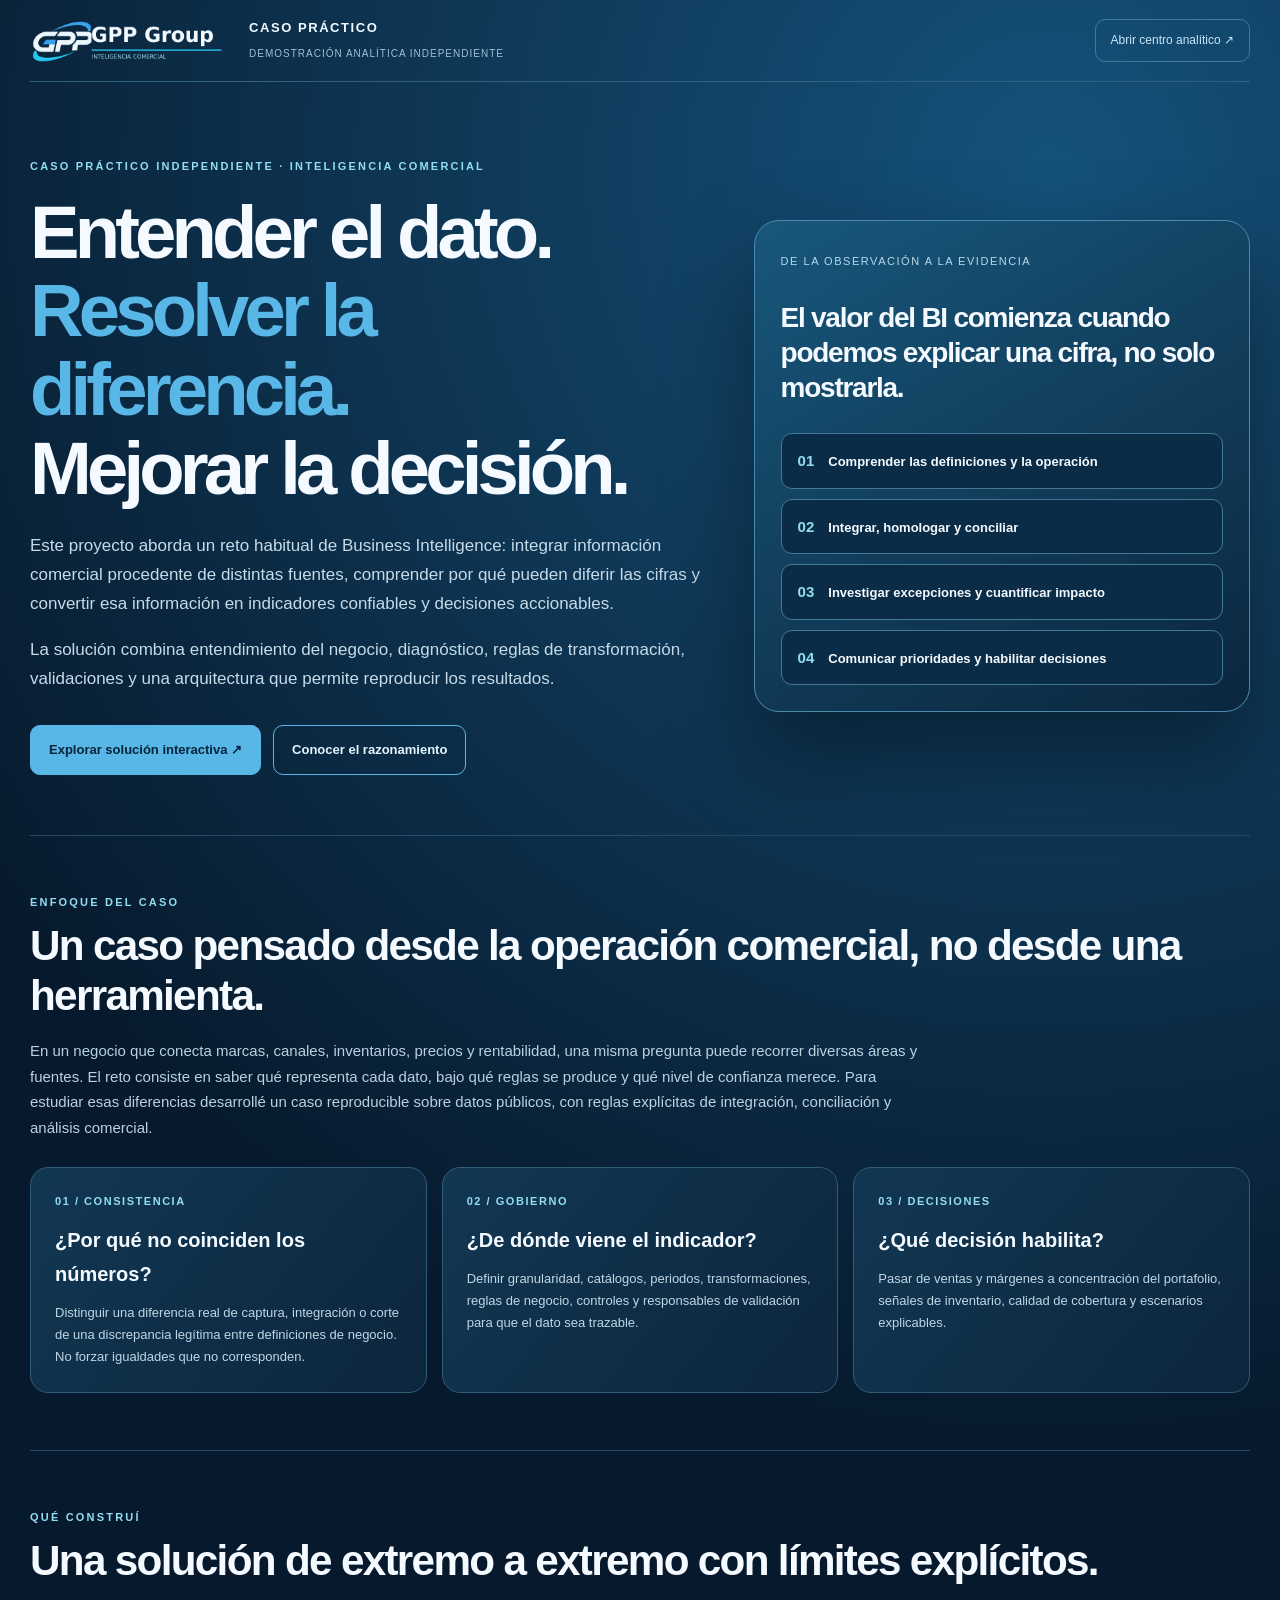
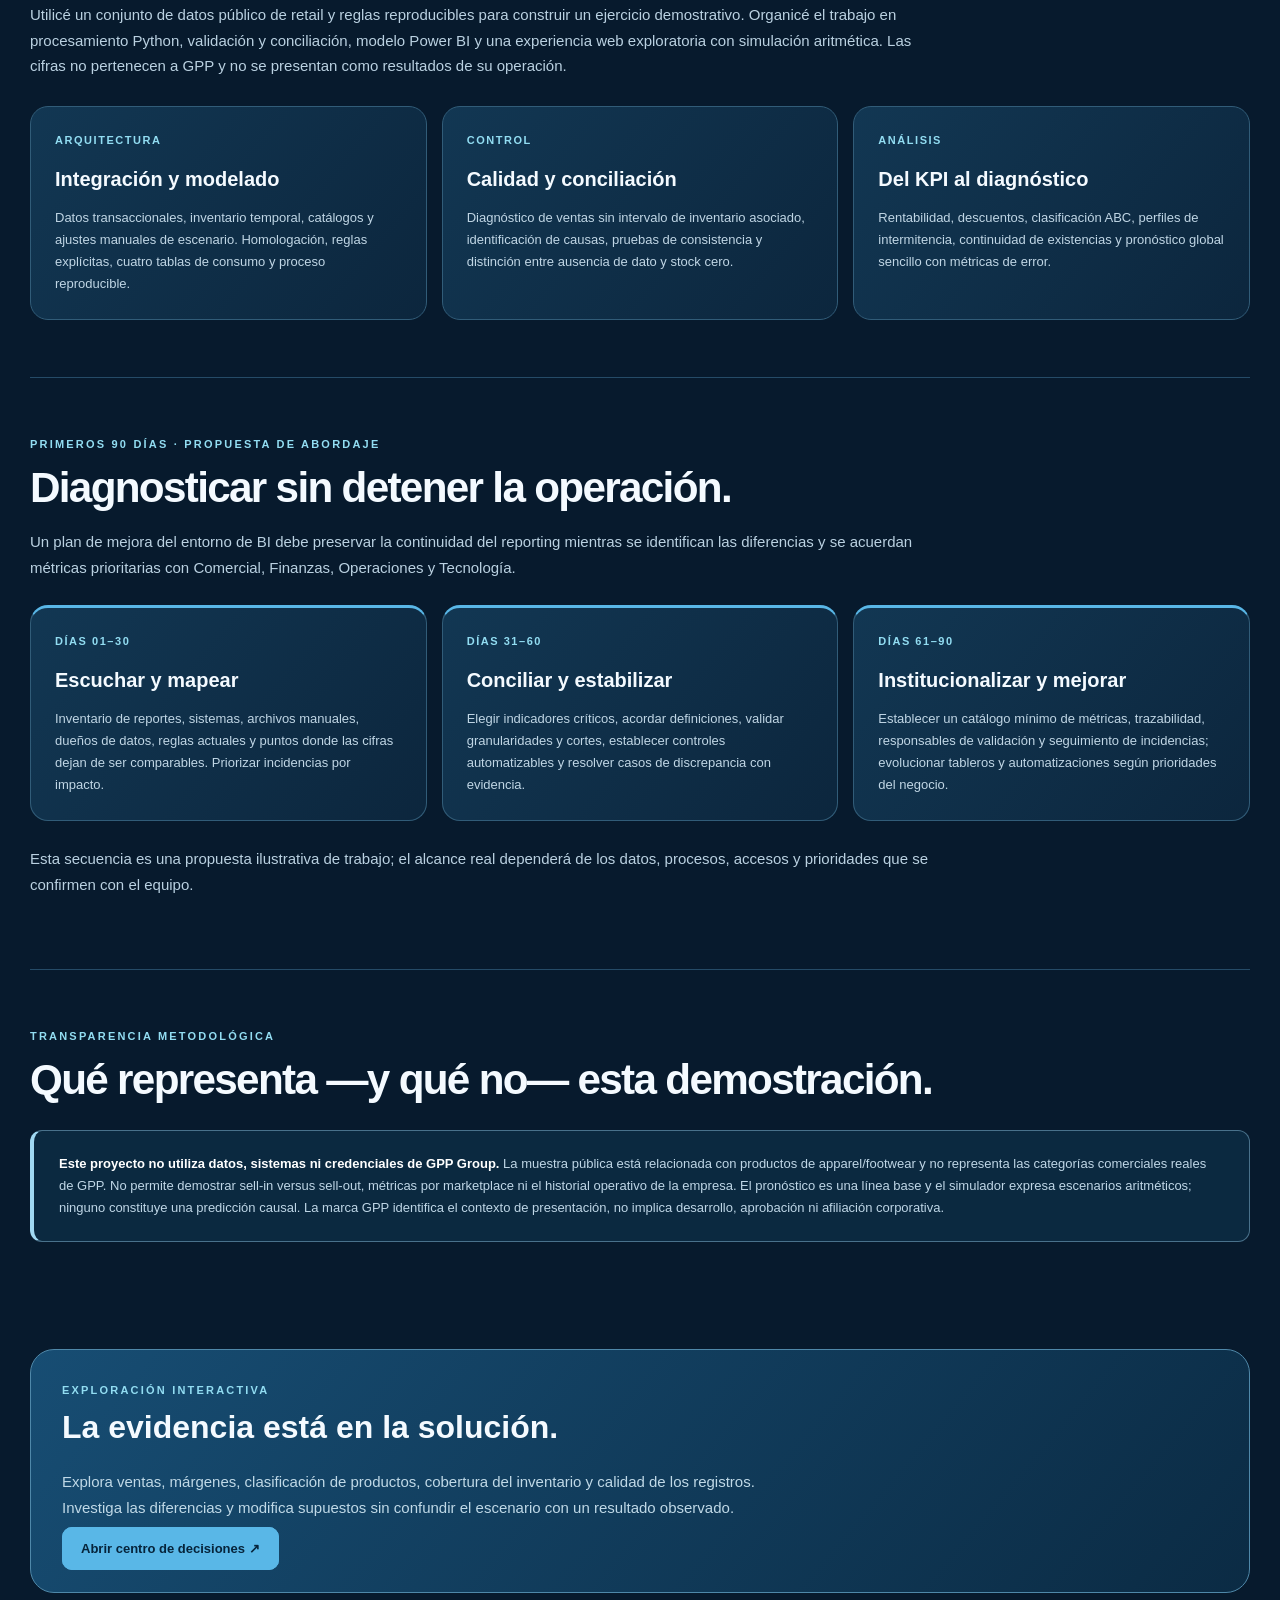
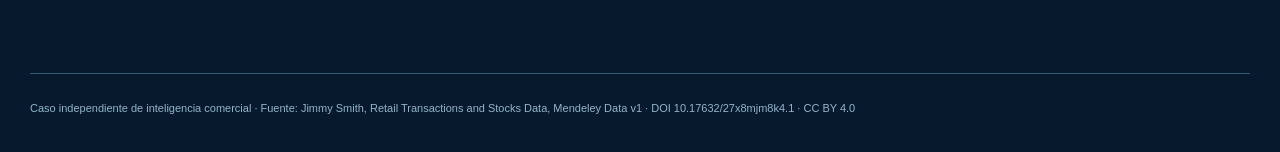
<file: index.html>
<!doctype html><html lang="es"><head><meta charset="utf-8"><meta name="viewport" content="width=device-width,initial-scale=1"><meta name="theme-color" content="#0a2c49"><title>GPP Group | Contexto del caso práctico de BI</title><link rel="icon" href="favicon.svg"><style>
:root{--bg:#071a2d;--panel:#0e2e49;--line:#315c78;--ink:#f4faff;--muted:#bad1e1;--a:#59b7e7;--teal:#92ddf2}*{box-sizing:border-box}html{scroll-behavior:smooth}body{margin:0;font:15px/1.7 'Segoe UI',Arial,sans-serif;background:radial-gradient(circle at 82% 5%,#15517a 0,transparent 38%),var(--bg);color:var(--ink)}a{color:inherit;text-decoration:none}.wrap{width:min(1220px,calc(100% - 44px));margin:auto}.top{height:82px;border-bottom:1px solid #32617f;display:flex;align-items:center;justify-content:space-between;gap:18px}.logo{display:flex;align-items:center;gap:13px}.symbol{font-weight:900;font-size:26px;letter-spacing:-.05em;background:white;color:#196a9d;border-radius:13px;padding:6px 14px}.logo b{font-size:13px;letter-spacing:.12em;display:block}.logo small{font-size:10px;color:#9dc0d9;letter-spacing:.1em}.top a:last-child{font-size:12px;color:#cae5f6;border:1px solid #41799b;border-radius:10px;padding:10px 15px}.hero{padding:75px 0 60px;display:grid;grid-template-columns:1.15fr .85fr;gap:52px;align-items:center}.eyebrow{color:var(--teal);font-size:11px;letter-spacing:.2em;font-weight:900;text-transform:uppercase}.hero h1{font-size:clamp(43px,5.8vw,78px);line-height:1.06;letter-spacing:-.065em;margin:18px 0 24px}.hero h1 em{font-style:normal;color:var(--a)}.lead{color:#c6dbe9;font-size:17px;max-width:730px}.actions{display:flex;gap:12px;flex-wrap:wrap;margin-top:31px}.btn{padding:13px 18px;border-radius:10px;border:1px solid var(--a);background:var(--a);color:#06243b;font-weight:850;font-size:13px}.btn.secondary{background:transparent;color:#e2f5ff}.showcase{background:linear-gradient(150deg,#18577b,#0b263e);border:1px solid #4a8aab;border-radius:25px;padding:26px;box-shadow:0 40px 90px #0006}.showcase .stamp{font-size:11px;letter-spacing:.14em;color:#b8d9ec}.showcase strong{font-size:28px;letter-spacing:-.045em;line-height:1.25;display:block;margin:28px 0}.flow{display:grid;gap:10px}.flow div{border:1px solid #427795;border-radius:11px;padding:14px 16px;background:#0b2c46}.flow span{color:var(--teal);font-weight:900;margin-right:14px}.flow b{font-size:13px}.section{padding:57px 0;border-top:1px solid #254b67}.head{font-size:clamp(27px,3.3vw,44px);line-height:1.2;margin:9px 0 16px;letter-spacing:-.04em}.intro{max-width:900px;color:var(--muted)}.cards{display:grid;grid-template-columns:repeat(3,1fr);gap:15px;margin-top:27px}.card{border:1px solid var(--line);background:linear-gradient(130deg,#123753,#0c263d);border-radius:18px;padding:24px}.card .num{font-size:11px;letter-spacing:.14em;color:var(--teal);font-weight:900}.card h3{margin:12px 0 11px;font-size:20px}.card p{margin:0;font-size:13px;color:#c0d6e5}.road{display:grid;grid-template-columns:repeat(3,1fr);gap:15px;margin:25px 0}.road .card{border-top:3px solid var(--a)}.notice{padding:22px 25px;border:1px solid #49718b;border-left:4px solid #a0d8f2;border-radius:12px;background:#0b2940;margin-top:24px;font-size:13px;color:#bfd6e6}.notice strong{color:white}.end{margin:50px 0 80px;border:1px solid #4f88a9;border-radius:24px;background:linear-gradient(130deg,#174d73,#0b2b44);padding:31px}.end h2{font-size:32px;margin:0 0 8px}.end p{color:#c0d9e7;max-width:730px}.foot{border-top:1px solid var(--line);padding:25px 0 35px;font-size:11px;color:#92b4ca}a:focus-visible{outline:3px solid var(--teal);outline-offset:4px}@media(max-width:850px){.hero{grid-template-columns:1fr;gap:25px}.cards,.road{grid-template-columns:1fr}.hero{padding-top:43px}.showcase{max-width:620px}.top .logo small{display:none}}@media(max-width:500px){.wrap{width:calc(100% - 30px)}.top{height:74px}.top a:last-child{padding:9px;font-size:10px}.hero h1{font-size:46px}.section{padding:45px 0}}
.gpp-intro-logo{display:block;width:clamp(150px,19vw,206px);height:auto;object-fit:contain;flex-shrink:0}.logo{min-width:0}.logo>span{min-width:0}.logo b,.logo small{overflow-wrap:anywhere}@media(max-width:610px){.top{height:auto;min-height:82px;padding:13px 0;flex-wrap:wrap}.logo{width:100%;gap:6px}.gpp-intro-logo{width:174px}.top a:last-child{margin-left:auto}}
</style></head><body><div class="wrap"><header class="top"><div class="logo"><img class="gpp-intro-logo" src="logo-gpp-header.png" alt="GPP Group · Inteligencia Comercial" width="192" height="53"><span><b>CASO PRÁCTICO</b><small>DEMOSTRACIÓN ANALÍTICA INDEPENDIENTE</small></span></div><a href="dashboard.html">Abrir centro analítico ↗</a></header><main>
<section class="hero"><div><div class="eyebrow">CASO PRÁCTICO INDEPENDIENTE · INTELIGENCIA COMERCIAL</div><h1>Entender el dato.<br><em>Resolver la diferencia.</em><br>Mejorar la decisión.</h1><p class="lead">Este proyecto aborda un reto habitual de Business Intelligence: integrar información comercial procedente de distintas fuentes, comprender por qué pueden diferir las cifras y convertir esa información en indicadores confiables y decisiones accionables.</p><p class="lead">La solución combina entendimiento del negocio, diagnóstico, reglas de transformación, validaciones y una arquitectura que permite reproducir los resultados.</p><div class="actions"><a class="btn" href="dashboard.html">Explorar solución interactiva ↗</a><a class="btn secondary" href="#enfoque">Conocer el razonamiento</a></div></div><aside class="showcase"><span class="stamp">DE LA OBSERVACIÓN A LA EVIDENCIA</span><strong>El valor del BI comienza cuando podemos explicar una cifra, no solo mostrarla.</strong><div class="flow"><div><span>01</span><b>Comprender las definiciones y la operación</b></div><div><span>02</span><b>Integrar, homologar y conciliar</b></div><div><span>03</span><b>Investigar excepciones y cuantificar impacto</b></div><div><span>04</span><b>Comunicar prioridades y habilitar decisiones</b></div></div></aside></section>
<section class="section" id="enfoque"><div class="eyebrow">ENFOQUE DEL CASO</div><h2 class="head">Un caso pensado desde la operación comercial, no desde una herramienta.</h2><p class="intro">En un negocio que conecta marcas, canales, inventarios, precios y rentabilidad, una misma pregunta puede recorrer diversas áreas y fuentes. El reto consiste en saber qué representa cada dato, bajo qué reglas se produce y qué nivel de confianza merece. Para estudiar esas diferencias desarrollé un caso reproducible sobre datos públicos, con reglas explícitas de integración, conciliación y análisis comercial.</p><div class="cards"><article class="card"><div class="num">01 / CONSISTENCIA</div><h3>¿Por qué no coinciden los números?</h3><p>Distinguir una diferencia real de captura, integración o corte de una discrepancia legítima entre definiciones de negocio. No forzar igualdades que no corresponden.</p></article><article class="card"><div class="num">02 / GOBIERNO</div><h3>¿De dónde viene el indicador?</h3><p>Definir granularidad, catálogos, periodos, transformaciones, reglas de negocio, controles y responsables de validación para que el dato sea trazable.</p></article><article class="card"><div class="num">03 / DECISIONES</div><h3>¿Qué decisión habilita?</h3><p>Pasar de ventas y márgenes a concentración del portafolio, señales de inventario, calidad de cobertura y escenarios explicables.</p></article></div></section>
<section class="section"><div class="eyebrow">QUÉ CONSTRUÍ</div><h2 class="head">Una solución de extremo a extremo con límites explícitos.</h2><p class="intro">Utilicé un conjunto de datos público de retail y reglas reproducibles para construir un ejercicio demostrativo. Organicé el trabajo en procesamiento Python, validación y conciliación, modelo Power BI y una experiencia web exploratoria con simulación aritmética. Las cifras no pertenecen a GPP y no se presentan como resultados de su operación.</p><div class="cards"><article class="card"><div class="num">ARQUITECTURA</div><h3>Integración y modelado</h3><p>Datos transaccionales, inventario temporal, catálogos y ajustes manuales de escenario. Homologación, reglas explícitas, cuatro tablas de consumo y proceso reproducible.</p></article><article class="card"><div class="num">CONTROL</div><h3>Calidad y conciliación</h3><p>Diagnóstico de ventas sin intervalo de inventario asociado, identificación de causas, pruebas de consistencia y distinción entre ausencia de dato y stock cero.</p></article><article class="card"><div class="num">ANÁLISIS</div><h3>Del KPI al diagnóstico</h3><p>Rentabilidad, descuentos, clasificación ABC, perfiles de intermitencia, continuidad de existencias y pronóstico global sencillo con métricas de error.</p></article></div></section>
<section class="section"><div class="eyebrow">PRIMEROS 90 DÍAS · PROPUESTA DE ABORDAJE</div><h2 class="head">Diagnosticar sin detener la operación.</h2><p class="intro">Un plan de mejora del entorno de BI debe preservar la continuidad del reporting mientras se identifican las diferencias y se acuerdan métricas prioritarias con Comercial, Finanzas, Operaciones y Tecnología.</p><div class="road"><article class="card"><div class="num">DÍAS 01–30</div><h3>Escuchar y mapear</h3><p>Inventario de reportes, sistemas, archivos manuales, dueños de datos, reglas actuales y puntos donde las cifras dejan de ser comparables. Priorizar incidencias por impacto.</p></article><article class="card"><div class="num">DÍAS 31–60</div><h3>Conciliar y estabilizar</h3><p>Elegir indicadores críticos, acordar definiciones, validar granularidades y cortes, establecer controles automatizables y resolver casos de discrepancia con evidencia.</p></article><article class="card"><div class="num">DÍAS 61–90</div><h3>Institucionalizar y mejorar</h3><p>Establecer un catálogo mínimo de métricas, trazabilidad, responsables de validación y seguimiento de incidencias; evolucionar tableros y automatizaciones según prioridades del negocio.</p></article></div><p class="intro">Esta secuencia es una propuesta ilustrativa de trabajo; el alcance real dependerá de los datos, procesos, accesos y prioridades que se confirmen con el equipo.</p></section>
<section class="section"><div class="eyebrow">TRANSPARENCIA METODOLÓGICA</div><h2 class="head">Qué representa —y qué no— esta demostración.</h2><div class="notice"><strong>Este proyecto no utiliza datos, sistemas ni credenciales de GPP Group.</strong> La muestra pública está relacionada con productos de apparel/footwear y no representa las categorías comerciales reales de GPP. No permite demostrar sell-in versus sell-out, métricas por marketplace ni el historial operativo de la empresa. El pronóstico es una línea base y el simulador expresa escenarios aritméticos; ninguno constituye una predicción causal. La marca GPP identifica el contexto de presentación, no implica desarrollo, aprobación ni afiliación corporativa.</div></section>
<div class="end"><div class="eyebrow">EXPLORACIÓN INTERACTIVA</div><h2>La evidencia está en la solución.</h2><p>Explora ventas, márgenes, clasificación de productos, cobertura del inventario y calidad de los registros. Investiga las diferencias y modifica supuestos sin confundir el escenario con un resultado observado.</p><a class="btn" href="dashboard.html">Abrir centro de decisiones ↗</a></div></main><footer class="foot">Caso independiente de inteligencia comercial · Fuente: Jimmy Smith, Retail Transactions and Stocks Data, Mendeley Data v1 · DOI 10.17632/27x8mjm8k4.1 · CC BY 4.0</footer></div></body></html>
</file>
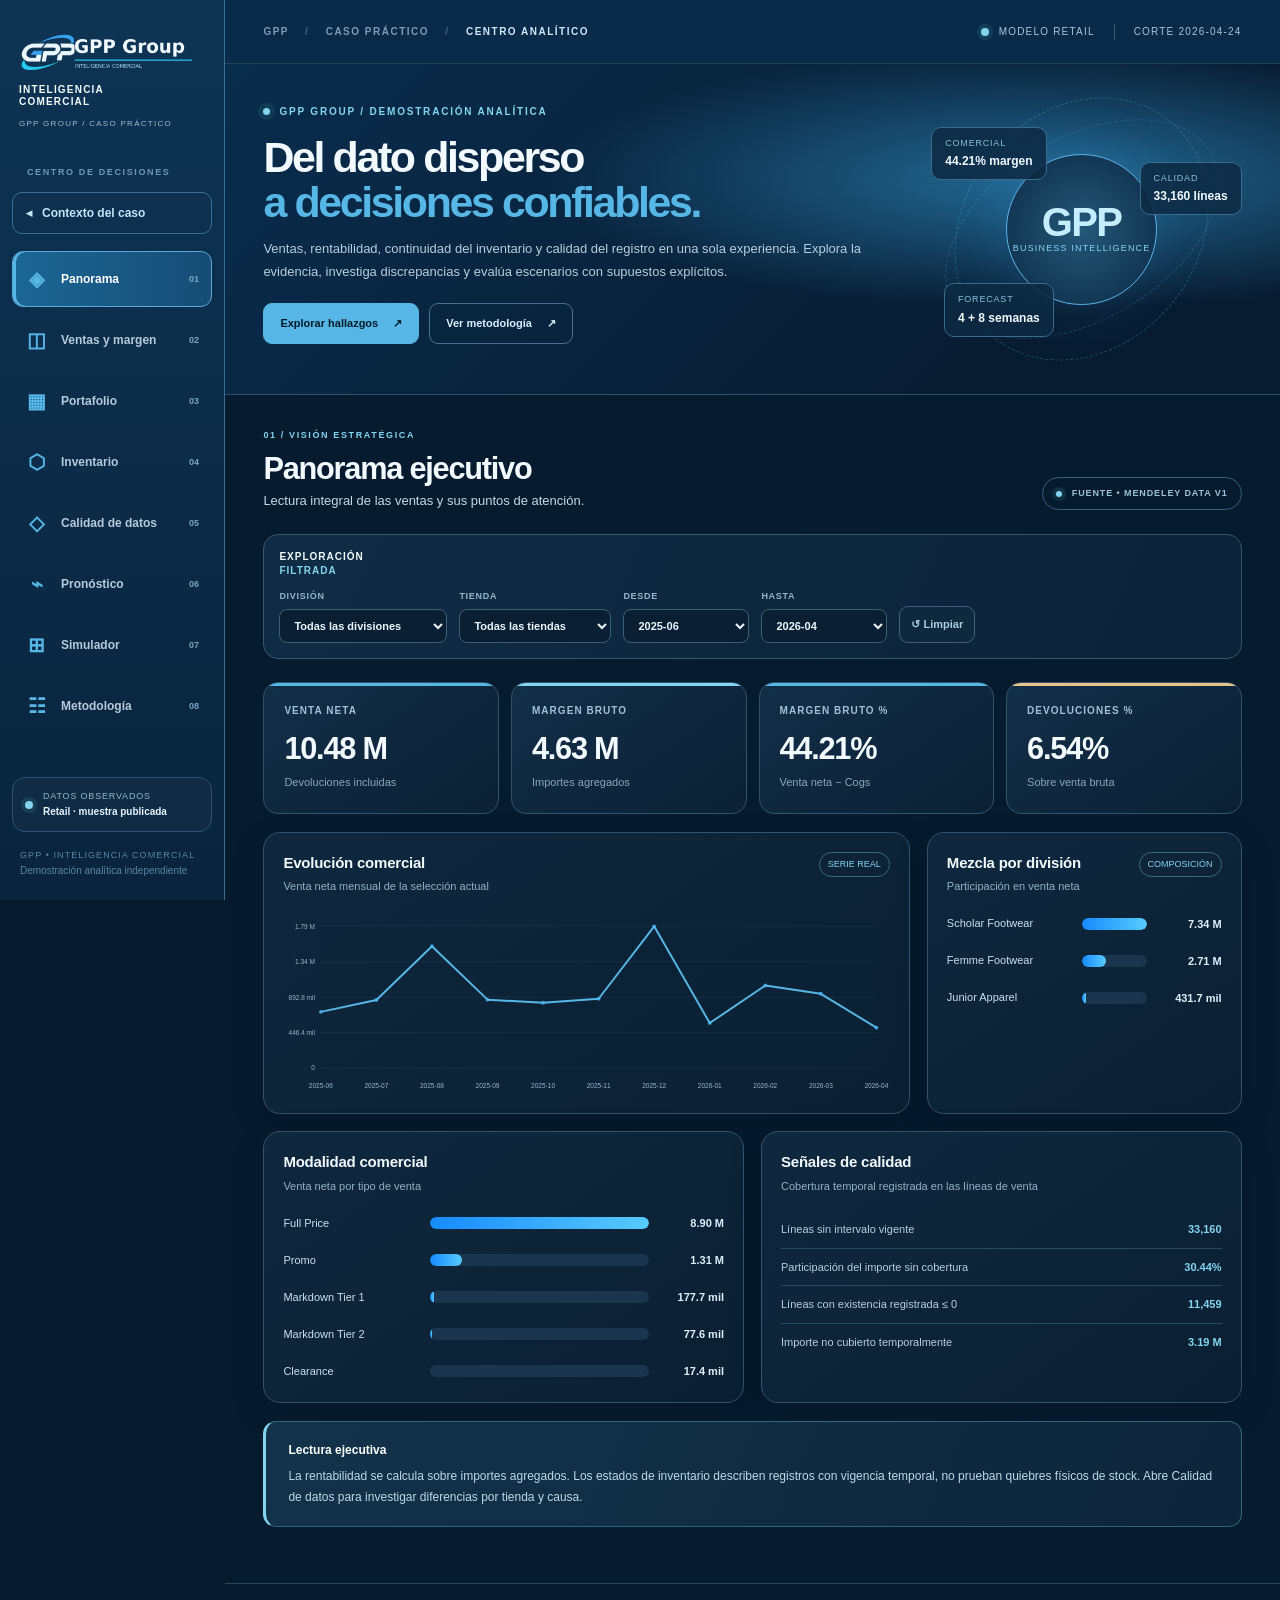
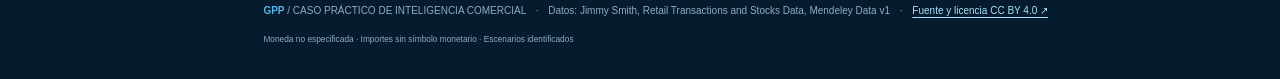
<file: dashboard.html>
<!doctype html>
<html lang="es"><head><meta charset="utf-8"><meta name="viewport" content="width=device-width,initial-scale=1"><meta name="theme-color" content="#071A2D"><meta name="description" content="GPP Group · caso práctico independiente: exploración interactiva de ventas, márgenes, inventario, calidad de datos y planeación con fuentes trazables."><title>GPP Group | Inteligencia Comercial · Caso práctico</title><link rel="stylesheet" href="styles.css"><link rel="icon" href="favicon.svg"></head>
<body>
<div id="app" class="app">
<aside class="sidebar" id="sidebar" aria-label="Navegación principal">
<a class="brand" href="#panorama"><img class="gpp-dashboard-logo" src="logo-gpp-dashboard.png" alt="GPP Group · Inteligencia Comercial" width="174" height="48"><span><strong>INTELIGENCIA<br>COMERCIAL</strong><small>GPP GROUP / CASO PRÁCTICO</small></span></a>
<div class="side-caption">CENTRO DE DECISIONES</div>
<nav id="mainNav" class="main-nav" aria-label="Secciones del portal"><a class="nav-intro" href="index.html">◂ &nbsp; Contexto del caso</a>
<button data-page="panorama" class="active"><span class="nav-symbol">◈</span><span>Panorama</span><em>01</em></button>
<button data-page="rentabilidad"><span class="nav-symbol">◫</span><span>Ventas y margen</span><em>02</em></button>
<button data-page="portafolio"><span class="nav-symbol">▦</span><span>Portafolio</span><em>03</em></button>
<button data-page="inventario"><span class="nav-symbol">⬡</span><span>Inventario</span><em>04</em></button>
<button data-page="calidad"><span class="nav-symbol">◇</span><span>Calidad de datos</span><em>05</em></button>
<button data-page="pronostico"><span class="nav-symbol">⌁</span><span>Pronóstico</span><em>06</em></button>
<button data-page="simulador"><span class="nav-symbol">⊞</span><span>Simulador</span><em>07</em></button>
<button data-page="metodologia"><span class="nav-symbol">☷</span><span>Metodología</span><em>08</em></button>
</nav>
<div class="side-bottom"><div class="tiny-led"></div><span>DATOS OBSERVADOS<br><b>Retail · muestra publicada</b></span></div>
<div class="sidebar-foot">GPP • INTELIGENCIA COMERCIAL<br><span>Demostración analítica independiente</span></div>
</aside>
<div class="workspace">
<header class="topbar"><button class="mobile-menu" id="mobileMenu" aria-label="Abrir menú">☰</button><div class="crumb">GPP <span>/</span> CASO PRÁCTICO <span>/</span> <b>CENTRO ANALÍTICO</b></div><div class="top-right"><span class="top-led"></span>MODELO RETAIL <span class="top-sep"></span><span id="cutLabel">CORTE 24 ABR 2026</span></div></header>
<main id="main" tabindex="-1"><div class="hero">
<div class="hero-copy"><div class="eyebrow"><span class="live-pulse"></span> GPP GROUP / DEMOSTRACIÓN ANALÍTICA</div><h1>Del dato disperso<br><em>a decisiones confiables.</em></h1><p>Ventas, rentabilidad, continuidad del inventario y calidad del registro en una sola experiencia. Explora la evidencia, investiga discrepancias y evalúa escenarios con supuestos explícitos.</p><div class="hero-actions"><button id="heroExplore" class="btn-primary">Explorar hallazgos <span>↗</span></button><button id="heroMethod" class="btn-outline">Ver metodología <span>↗</span></button></div></div>
<div class="hero-art" aria-hidden="true"><div class="orb orb1"></div><div class="orb orb2"></div><div class="orb-center"><span>GPP</span><small>BUSINESS INTELLIGENCE</small></div><div class="orb-label orb-a">COMERCIAL <strong>44.21% margen</strong></div><div class="orb-label orb-b">CALIDAD <strong>33,160 líneas</strong></div><div class="orb-label orb-c">FORECAST <strong>4 + 8 semanas</strong></div></div>
</div>
<section class="report-area" id="reportArea"><div class="section-head"><div><div class="eyebrow small" id="pageKicker">01 / VISTA ESTRATÉGICA</div><h2 id="pageTitle">Panorama ejecutivo</h2><p id="pageDesc">Indicadores comerciales y señales para investigar.</p></div><div class="source-chip"><span class="source-dot"></span> FUENTE • MENDELEY DATA V1</div></div>
<div class="filters" id="filterArea"><div class="filter-title">EXPLORACIÓN <span>FILTRADA</span></div><label>DIVISIÓN<select id="divisionFilter" aria-label="Filtrar división"><option value="">Todas las divisiones</option></select></label><label>TIENDA<select id="storeFilter" aria-label="Filtrar tienda"><option value="">Todas las tiendas</option></select></label><label>DESDE<select id="monthFrom" aria-label="Mes inicial"></select></label><label>HASTA<select id="monthTo" aria-label="Mes final"></select></label><button id="resetFilters" class="reset" title="Restablecer filtros">↺ <span>Limpiar</span></button></div>
<div id="view" class="view"><div class="loading"><span class="spinner"></span><h3>Preparando el centro analítico</h3><p>Lectura de los indicadores publicados</p></div></div>
</section>
<footer><div><b>GPP</b> / CASO PRÁCTICO DE INTELIGENCIA COMERCIAL <span>·</span> Datos: Jimmy Smith, Retail Transactions and Stocks Data, Mendeley Data v1 <span>·</span> <a href="https://doi.org/10.17632/27x8mjm8k4.1" target="_blank" rel="noopener">Fuente y licencia CC BY 4.0 ↗</a></div><small>Moneda no especificada · Importes sin símbolo monetario · Escenarios identificados</small></footer>
</main></div></div>
<div id="drawerShade" class="drawer-shade" hidden></div><aside id="drawer" class="drawer" role="dialog" aria-modal="true" aria-label="Detalle de producto" hidden><button id="drawerClose" aria-label="Cerrar detalle" class="close-drawer">✕</button><div id="drawerBody"></div></aside>
<div id="toast" class="toast" role="status" aria-live="polite"></div><script src="data.js" defer></script><script src="app.js" defer></script></body></html>
</file>
<file: styles.css>
:root{color-scheme:dark;--bg:#071A2D;--deep:#04182C;--surface:#0E3454;--surface2:#124364;--surface3:#15577B;--line:#2A5C78;--text:#F3FAFF;--dim:#C1D9E8;--muted:#A0BDD0;--accent:#4BC6EB;--teal:#65DAE7;--warm:#f5af68;--indigo:#a8a8ff;--red:#ff8b8f;--shadow:0 25px 70px #0005}*{box-sizing:border-box}html{scroll-behavior:smooth}body{margin:0;background:var(--bg);color:var(--text);font-family:'Segoe UI',Inter,'Helvetica Neue',Arial,sans-serif;line-height:1.5}button,input,select{font:inherit}button{cursor:pointer}button:focus-visible,a:focus-visible,select:focus-visible,input:focus-visible{outline:2px solid var(--teal);outline-offset:3px}a{color:inherit;text-decoration:none}.app{display:grid;grid-template-columns:250px minmax(0,1fr);min-height:100vh}.sidebar{background:linear-gradient(180deg,#092D49,#061A30);border-right:1px solid #29465e;position:sticky;top:0;height:100vh;padding:30px 17px;display:flex;flex-direction:column;z-index:20}.brand{display:flex;align-items:center;gap:11px;padding:4px 7px 37px}.brand-icon{font-size:31px;letter-spacing:-.15em;font-weight:900;line-height:1;padding:13px 15px 13px 10px;border:1px solid #3c6887;border-radius:14px;background:linear-gradient(135deg,#194366,#0b233a)}.brand-icon span{color:var(--accent)}.brand strong{font-size:11px;letter-spacing:.12em;line-height:1.25;display:block}.brand small{color:var(--muted);font-size:8px;letter-spacing:.16em}.side-caption{font-size:9px;font-weight:800;color:#6f98b6;letter-spacing:.18em;margin:8px 15px 13px}.main-nav{display:grid;gap:5px}.main-nav button{display:flex;align-items:center;gap:13px;background:transparent;border:1px solid transparent;color:#b5cadb;text-align:left;border-radius:11px;padding:12px 12px;font-size:12px;font-weight:650}.main-nav button:hover{background:#18344e}.main-nav button.active{background:linear-gradient(90deg,#195b87,#153a5b);border-color:#3d81ac;color:white;box-shadow:inset 3px 0 var(--accent)}.nav-symbol{font-size:20px;width:23px;text-align:center;color:var(--accent)}.main-nav em{margin-left:auto;font-size:9px;font-style:normal;color:#7ba4c1}.side-bottom{margin-top:auto;display:flex;gap:10px;align-items:center;border:1px solid #2d526d;border-radius:13px;padding:12px;background:#102c44;color:#92b5cb;font-size:9px;letter-spacing:.09em}.side-bottom b{color:#e2f3ff;font-size:10px;letter-spacing:0}.tiny-led,.top-led,.source-dot{width:8px;height:8px;border-radius:50%;display:inline-block;background:var(--teal);box-shadow:0 0 0 4px #4fd5cb1e;flex-shrink:0}.sidebar-foot{color:#5c849f;font-size:9px;letter-spacing:.12em;margin:17px 8px 0}.sidebar-foot span{letter-spacing:0;font-size:10px}.workspace{min-width:0}.topbar{height:64px;padding:0 clamp(20px,3vw,46px);border-bottom:1px solid #234359;background:#082B46;display:flex;align-items:center;justify-content:space-between;gap:14px}.crumb{font-size:10px;letter-spacing:.15em;color:#7a9cb7;font-weight:800}.crumb span{padding:0 12px;color:#41657e}.crumb b{color:#cee6f7}.top-right{font-size:10px;color:#a9c4d7;letter-spacing:.12em;display:flex;align-items:center;gap:10px;white-space:nowrap}.top-sep{height:16px;width:1px;background:#35556b;margin:0 9px}.mobile-menu{display:none}.hero{min-height:330px;position:relative;overflow:hidden;border-bottom:1px solid #29506b;background:radial-gradient(ellipse at 74% 50%,#155D83 0,transparent 42%),linear-gradient(135deg,#0A3555,#071A2D 75%);display:grid;grid-template-columns:minmax(0,1.25fr) minmax(340px,.75fr);gap:28px;padding:40px clamp(20px,3vw,46px)}.hero-copy{position:relative;z-index:2}.eyebrow{font-size:10px;font-weight:850;letter-spacing:.18em;color:var(--teal);display:flex;align-items:center;gap:9px}.live-pulse{width:7px;height:7px;border-radius:50%;background:var(--teal);box-shadow:0 0 0 5px #4fd5cb18}.hero h1{font-size:clamp(34px,3.35vw,57px);letter-spacing:-.055em;line-height:1.06;margin:16px 0 12px}.hero h1 em{font-style:normal;color:var(--accent)}.hero p{font-size:13px;color:#b6cede;max-width:680px;line-height:1.75;margin:0}.hero-actions{display:flex;gap:10px;margin-top:20px;flex-wrap:wrap}.btn-primary,.btn-outline{border:1px solid var(--accent);padding:11px 16px;border-radius:9px;font-size:11px;font-weight:850;background:var(--accent);color:#061c2a}.btn-primary span,.btn-outline span{margin-left:12px}.btn-outline{background:transparent;color:#d7efff;border-color:#47728d}.hero-art{position:relative;min-height:250px;display:grid;place-items:center}.orb{position:absolute;border:1px dashed #4a94c25b;border-radius:50%;width:300px;height:182px;transform:rotate(-31deg)}.orb2{width:235px;height:280px;transform:rotate(39deg);border-color:#4fd5cb4b}.orb-center{width:151px;height:151px;display:flex;align-items:center;justify-content:center;flex-direction:column;border:1px solid #59b6ee;border-radius:50%;background:radial-gradient(circle,#245878,#0c2944);box-shadow:0 0 60px #3da9f52d}.orb-center span{font-size:59px;font-weight:900;letter-spacing:-.12em;color:#c4edff;line-height:1}.orb-center small{font-size:9px;color:var(--teal);letter-spacing:.13em}.orb-label{position:absolute;font-size:9px;letter-spacing:.09em;color:#89bedb;border:1px solid #386c8f;border-radius:10px;padding:9px 13px;background:#0d2a43dd}.orb-label strong{display:block;font-size:12px;letter-spacing:0;color:#f1f9ff;margin-top:2px}.orb-a{left:3%;top:9%}.orb-b{right:0;top:23%}.orb-c{bottom:7%;left:7%}.report-area{padding:34px clamp(20px,3vw,46px) 56px}.section-head{display:flex;justify-content:space-between;align-items:end;gap:20px;margin-bottom:24px}.eyebrow.small{font-size:9px}.section-head h2{font-size:clamp(26px,2.4vw,39px);line-height:1.12;letter-spacing:-.04em;margin:9px 0 5px}.section-head p{color:var(--dim);font-size:13px;margin:0}.source-chip{color:#9cc2d7;border:1px solid #365f79;border-radius:100px;padding:9px 13px;font-size:9px;font-weight:800;letter-spacing:.1em;white-space:nowrap;display:flex;align-items:center;gap:10px}.source-dot{width:6px;height:6px}.filters{display:flex;flex-wrap:wrap;gap:12px;align-items:end;border:1px solid #365770;border-radius:15px;background:linear-gradient(115deg,#102c45,#0b2339);padding:15px;margin-bottom:23px}.filter-title{margin-right:auto;font-size:10px;letter-spacing:.1em;font-weight:850;line-height:1.4;min-width:95px;padding-bottom:11px}.filter-title span{display:block;color:var(--teal)}.filters label{display:grid;gap:5px;font-size:9px;font-weight:800;color:#94b4c9;letter-spacing:.08em}.filters select{background:#0a1f32;border:1px solid #3c5f78;border-radius:8px;color:#eaf6ff;padding:9px 28px 9px 10px;min-width:126px;font-size:11px;max-width:230px}.filters label:first-of-type select{min-width:168px}.reset{padding:9px 11px;border-radius:9px;border:1px solid #3f627c;color:#a9cde3;background:#0e293e;font-size:11px;font-weight:800}.view{display:grid;gap:18px;min-height:450px}.kpi-grid{display:grid;grid-template-columns:repeat(4,minmax(0,1fr));gap:12px}.kpi{border:1px solid #31536b;border-radius:15px;padding:20px 20px 18px;background:linear-gradient(145deg,#122f48,#0b2034);min-height:132px;position:relative;overflow:hidden}.kpi::before{content:'';position:absolute;top:0;left:0;width:100%;height:3px;background:var(--kpi-accent,var(--accent))}.kpi-label{font-size:10px;letter-spacing:.105em;color:#a2c0d5;font-weight:800;text-transform:uppercase}.kpi-number{font-size:clamp(23px,2.4vw,36px);font-weight:800;letter-spacing:-.04em;line-height:1.2;margin-top:13px}.kpi-sub{color:#87a7bd;font-size:11px;margin-top:6px}.content-grid{display:grid;grid-template-columns:repeat(12,minmax(0,1fr));gap:17px}.panel{border:1px solid #31536d;background:linear-gradient(145deg,#0f283e,#0b1f32);padding:19px;border-radius:17px;min-width:0;box-shadow:0 10px 35px #0002}.panel.span8{grid-column:span 8}.panel.span7{grid-column:span 7}.panel.span6{grid-column:span 6}.panel.span5{grid-column:span 5}.panel.span4{grid-column:span 4}.panel.span12{grid-column:span 12}.panel-head{display:flex;justify-content:space-between;gap:18px;align-items:start;margin-bottom:17px}.panel-head h3{font-size:15px;letter-spacing:-.015em;margin:0 0 4px}.panel-head p{margin:0;color:#91b2c7;font-size:11px;line-height:1.5}.mini-badge{font-size:9px;color:var(--teal);border:1px solid #326e75;padding:5px 8px;border-radius:100px;white-space:nowrap}.chart-host{min-height:210px}.chart-svg{width:100%;display:block;overflow:visible}.chart-grid{stroke:#35536a;stroke-width:.6;opacity:.62}.chart-tick{fill:#96b7ce;font-size:10px}.chart-line{fill:none;stroke:var(--accent);stroke-width:3;stroke-linecap:round;stroke-linejoin:round}.chart-area{fill:#248cdd17}.bars{display:grid;gap:13px}.bar-row{display:grid;grid-template-columns:130px minmax(0,1fr) 74px;gap:10px;align-items:center;font-size:11px}.bar-label{overflow:hidden;white-space:nowrap;text-overflow:ellipsis;color:#c9e0f0}.bar-track{position:relative;height:12px;border-radius:6px;background:#19364e;overflow:hidden}.bar-track.diverging::after{content:"";position:absolute;left:50%;top:0;bottom:0;width:1px;background:#d1e3f4aa;z-index:2}.bar-fill{height:100%;border-radius:6px;background:linear-gradient(90deg,#168bff,#58cbff);transition:width .35s}.bar-val{text-align:right;color:#dbeffc;font-variant-numeric:tabular-nums;font-size:11px}.bar-row.clickable{cursor:pointer}.bar-row.clickable:hover .bar-label{color:var(--accent)}.insight{background:linear-gradient(115deg,#12334a,#0d253b);border:1px solid #2d657b;border-left:3px solid var(--teal);border-radius:13px;padding:19px 22px;color:#bcd9e8;font-size:12px}.insight strong{color:white;font-size:12px;display:block;margin-bottom:7px}.insight p{margin:0;line-height:1.7}.indicator-line{display:flex;justify-content:space-between;gap:13px;align-items:center;border-bottom:1px solid #28495e;padding:10px 0;font-size:11px;color:#b6cfdf}.indicator-line:last-child{border:0}.indicator-line b{color:var(--teal);font-variant-numeric:tabular-nums}.button-tabs{display:flex;gap:7px;flex-wrap:wrap}.pill{background:#132c42;border:1px solid #385e77;color:#abc7da;padding:8px 12px;border-radius:9px;font-size:11px}.pill.active{color:#062135;background:var(--accent);border-color:var(--accent);font-weight:800}.table-wrap{border:1px solid #2b526b;border-radius:11px;overflow:auto;max-height:400px}.data-table{width:100%;border-collapse:collapse;min-width:640px}.data-table th{text-transform:uppercase;color:#8fc2d8;background:#17354e;letter-spacing:.08em;font-size:9px;text-align:left;position:sticky;top:0;z-index:1;white-space:nowrap}.data-table th,.data-table td{padding:11px 12px;border-bottom:1px solid #24465e}.data-table td{font-size:11px;color:#c8dcec}.data-table tr:last-child td{border-bottom:0}.data-table tbody tr:hover{background:#183b56}.data-table tbody tr.clickable{cursor:pointer}.data-table .num{text-align:right;font-variant-numeric:tabular-nums}.table-controls{display:flex;gap:8px;justify-content:space-between;flex-wrap:wrap;margin-bottom:12px;align-items:center}.table-controls input{width:min(280px,100%);padding:10px 12px;background:#0b2034;border:1px solid #3e627a;border-radius:9px;color:white;font-size:11px}.table-controls .count{color:#9cbed3;font-size:11px}.table-controls .actions{display:flex;gap:8px}.table-controls button,.action{border:1px solid #41718a;background:#16354d;color:#d7edfa;border-radius:8px;padding:9px 12px;font-size:11px;font-weight:750}.grid-matrix{display:grid;grid-template-columns:90px repeat(4,minmax(0,1fr));gap:5px}.matrix-head{color:#99c4d9;text-align:center;font-size:10px;font-weight:800;padding:9px 3px}.matrix-label{font-size:11px;font-weight:800;align-self:center}.matrix-cell{border:1px solid #356583;border-radius:9px;padding:15px 4px;min-height:72px;text-align:center;color:white;background:rgba(43,137,194,var(--intensity,.2));cursor:pointer}.matrix-cell strong{display:block;font-size:18px}.matrix-cell small{font-size:10px;color:#bcdaee}.matrix-cell:hover{outline:2px solid var(--teal)}.heatmap{display:grid;gap:4px}.heatmap-row{display:grid;grid-template-columns:95px repeat(4,minmax(0,1fr));gap:4px}.heatmap-row>div:first-child{color:#aac9db;font-size:10px;padding:9px 0}.heatmap-cell{border:1px solid #3b607a;background:rgba(25,150,218,var(--intensity,.2));border-radius:6px;padding:10px 4px;text-align:center;font-size:11px;cursor:pointer}.heatmap-cell:hover{border-color:#8ee0ff}.metric-note{font-size:11px;color:#95bad0;line-height:1.6}.color-teal{color:var(--teal)}.color-warm{color:var(--warm)}.color-red{color:var(--red)}.scenario-grid{display:grid;grid-template-columns:repeat(3,1fr);gap:15px}.slider-box{background:#102c43;border:1px solid #34546b;padding:17px;border-radius:12px}.slider-box label{font-size:12px;font-weight:750;display:flex;justify-content:space-between;gap:12px}.slider-box output{color:var(--teal)}input[type=range]{accent-color:var(--accent);width:100%;margin:20px 0 10px}.slider-hint{color:#88aabd;font-size:11px}.scenario-results{display:grid;grid-template-columns:repeat(3,1fr);gap:12px;margin-top:16px}.scenario-result{border:1px solid #396480;border-radius:13px;padding:17px;background:#132f45}.scenario-result small{display:block;color:#94b7cc;font-size:10px}.scenario-result strong{font-size:25px;display:block;margin:6px 0}.scenario-result em{font-style:normal;font-size:11px;color:#b4d5e7}.divider{height:1px;background:#33556e;margin:16px 0}.method-grid{display:grid;grid-template-columns:repeat(2,1fr);gap:12px}.method-block{border:1px solid #32536a;border-radius:13px;padding:20px;background:#102b42}.method-block h4{margin:5px 0 9px}.method-block p{font-size:12px;color:#b1c9d9;line-height:1.7}.method-block .index{color:var(--teal);font-size:11px;font-weight:850}.loading{text-align:center;padding:80px 20px;color:#96b7c9}.loading h3{color:white}.spinner{display:inline-block;width:39px;height:39px;border-radius:50%;border:3px solid #1b4a65;border-top-color:var(--accent);animation:spin .8s linear infinite}@keyframes spin{to{transform:rotate(360deg)}}footer{padding:19px clamp(20px,3vw,46px) 33px;border-top:1px solid #28485c;color:#8eacbf;font-size:10px;display:flex;justify-content:space-between;gap:15px;flex-wrap:wrap}footer b{color:var(--accent)}footer span{padding:0 7px}footer a{color:#a9e1fa;text-decoration:underline;text-underline-offset:3px}.drawer-shade{position:fixed;inset:0;background:#0009;z-index:90}.drawer{position:fixed;right:0;top:0;bottom:0;width:min(520px,94vw);background:#0b2033;box-shadow:-18px 0 80px #0008;z-index:91;padding:35px;overflow:auto;border-left:1px solid #3d6783}.close-drawer{position:absolute;top:17px;right:17px;color:white;border:1px solid #46647a;background:#15334b;border-radius:9px;padding:8px 12px}.drawer h2{font-size:27px;margin:8px 0 11px}.drawer p{color:#afc9d9;font-size:12px;line-height:1.7}.drawer-stat{display:grid;grid-template-columns:1fr 1fr;gap:10px}.drawer-stat div{padding:13px;border:1px solid #35556c;border-radius:10px;background:#123149}.drawer-stat small{font-size:10px;color:#95b6c9}.drawer-stat b{font-size:18px;display:block;margin-top:5px}.toast{position:fixed;bottom:24px;right:25px;background:#12405d;color:#ebf8ff;z-index:150;border:1px solid #61afda;border-radius:11px;padding:13px 18px;font-size:12px;box-shadow:var(--shadow);opacity:0;pointer-events:none;transition:.2s}.toast.show{opacity:1}.notice{border:1px solid #50644a;border-radius:11px;padding:12px 15px;background:#232c27;color:#e5dfbc;font-size:11px;line-height:1.65}.legend-inline{display:flex;gap:17px;flex-wrap:wrap;color:#aac4d7;font-size:11px}.legend-inline span:before{content:'';display:inline-block;width:10px;height:10px;border-radius:3px;background:var(--legend-color,var(--accent));margin-right:6px}.ghost{color:var(--muted)}
@media(max-width:1300px){.app{grid-template-columns:225px minmax(0,1fr)}.sidebar{padding:22px 12px}.hero{grid-template-columns:1fr 320px}.bar-row{grid-template-columns:110px minmax(0,1fr) 68px}.filters .filter-title{width:100%;padding:0}}@media(max-width:1070px){.hero{grid-template-columns:1fr}.hero-art{display:none}.content-grid>.span8,.content-grid>.span7,.content-grid>.span6,.content-grid>.span5,.content-grid>.span4{grid-column:span 12}.kpi-grid{grid-template-columns:repeat(2,minmax(0,1fr))}.scenario-grid,.scenario-results{grid-template-columns:1fr 1fr}}@media(max-width:760px){.app{grid-template-columns:1fr}.sidebar{position:fixed;left:0;top:0;bottom:0;transform:translateX(-110%);transition:transform .2s;width:260px;box-shadow:var(--shadow)}.sidebar.open{transform:translateX(0)}.mobile-menu{display:block;border:1px solid #4b6a7e;background:#132b43;color:white;border-radius:9px;padding:7px 11px;font-size:17px}.topbar{height:60px}.top-right{display:none}.hero{padding:32px 21px;min-height:0}.hero h1{font-size:37px}.report-area{padding:26px 17px}.section-head{align-items:start}.source-chip{display:none}.filters label{flex:1;min-width:140px}.filters label select{width:100%}.filters label:first-of-type select{min-width:0}.content-grid{gap:12px}.panel{padding:15px}.method-grid{grid-template-columns:1fr}.scenario-grid,.scenario-results{grid-template-columns:1fr}.grid-matrix{grid-template-columns:65px repeat(4,minmax(0,1fr))}.matrix-cell strong{font-size:15px}.matrix-cell{min-height:66px}.bar-row{grid-template-columns:108px minmax(0,1fr) 60px;gap:6px}}@media(max-width:470px){.kpi-grid{grid-template-columns:1fr 1fr;gap:8px}.kpi{min-height:112px;padding:15px}.kpi-number{font-size:23px}.kpi-label{font-size:9px}.kpi-sub{font-size:10px}.topbar .crumb{font-size:9px}.hero h1{font-size:32px}.section-head h2{font-size:27px}.bar-row{grid-template-columns:85px minmax(0,1fr) 54px;font-size:10px}.bar-val{font-size:10px}}@media(prefers-reduced-motion:reduce){*,*::before,*::after{animation:none!important;transition:none!important;scroll-behavior:auto!important}}

/* Legibilidad de etiquetas y detalle en pantallas pequeñas */
.bar-row{grid-template-columns:minmax(125px,31%) minmax(0,1fr) minmax(65px,auto);align-items:center;min-height:24px}
.bar-label{white-space:normal;overflow:visible;text-overflow:clip;overflow-wrap:anywhere;line-height:1.35}
.bar-val{white-space:normal;overflow-wrap:anywhere}
.indicator-line span,.indicator-line b{min-width:0;overflow-wrap:anywhere}
.matrix-scroll{max-width:100%;overflow-x:auto;scrollbar-color:#406c88 transparent;padding-bottom:6px}
.matrix-scroll .grid-matrix{min-width:485px}
.matrix-head{white-space:normal;overflow-wrap:normal;word-break:normal;line-height:1.3;font-size:10px;letter-spacing:0}
.data-table td{overflow-wrap:anywhere}
.table-hint{font-size:10px;color:#9dbdd2;line-height:1.45;margin:8px 0}
@media(max-width:760px){.bar-row{grid-template-columns:minmax(112px,37%) minmax(0,1fr) minmax(58px,auto)}.matrix-scroll .grid-matrix{min-width:485px}}
@media(max-width:600px){.responsive-table{min-width:0}.responsive-table thead{display:none}.responsive-table tbody{display:grid;gap:11px}.responsive-table tr{display:grid;grid-template-columns:minmax(0,1fr) minmax(0,1fr);gap:9px;border:1px solid #315a75;background:#102c44;border-radius:11px;padding:11px}.responsive-table td{display:grid;gap:3px;min-width:0;padding:0;border:0;overflow-wrap:anywhere}.responsive-table td::before{content:attr(data-label);font-size:9px;letter-spacing:.06em;color:#8bb1c8;text-transform:uppercase;font-weight:700}.responsive-table td:first-child{grid-column:1/-1;border-bottom:1px solid #2a4c64;padding-bottom:9px}.responsive-table .num{text-align:left}.table-wrap:has(.responsive-table){max-height:520px;padding:9px}.filters label{flex:1 1 100%;min-width:100%}.filters select,.filters label:first-of-type select{min-width:0;max-width:100%;width:100%}.filters .filter-title{padding-bottom:0}.bar-row{grid-template-columns:minmax(109px,40%) minmax(0,1fr) minmax(54px,auto);gap:7px}}
@media(max-width:420px){.bar-row{grid-template-columns:minmax(102px,41%) minmax(0,1fr) 52px}.matrix-scroll .grid-matrix{min-width:485px}}

.matrix-hint{display:none;font-size:11px;color:#a9c8db;margin:7px 0 0}
@media(max-width:760px){.matrix-hint{display:block}}

/* Paleta cromática y contraste de la interfaz */
:root{--bg:#071b2f;--deep:#061526;--surface:#102b43;--surface2:#163750;--surface3:#1d4966;--line:#346481;--accent:#56b6e6;--teal:#83d4ef;--warm:#e5c38a;--indigo:#9bbef3}
.sidebar{background:linear-gradient(180deg,#0e3454,#09243d);border-color:#356e94}
.topbar{background:#092b49}.main-nav button.active{background:linear-gradient(90deg,#1c6795,#164c75);border-color:#58a7d7}
.hero{background:radial-gradient(ellipse at 78% 35%,#236b96 0,transparent 43%),linear-gradient(135deg,#092d4d,#081c31 78%)}
.brand-icon.gpp-wordmark{letter-spacing:-.045em;padding:12px 8px;font-weight:900;font-size:25px;min-width:64px;text-align:center;background:#fff;color:#1a6799;border-color:#9bcce7}
.nav-intro{display:block;padding:11px 13px;margin-bottom:12px;border:1px solid #3b7091;border-radius:10px;color:#bfe5f7;font-size:12px;font-weight:800}
.nav-intro:hover{background:#154364}
.orb-center span{font-size:40px;letter-spacing:-.04em}

/* Identidad GPP: logo horizontal legible en cabecera y navegación adaptable */
.gpp-dashboard-logo{display:block;width:100%;max-width:206px;height:auto;object-fit:contain;flex-shrink:1}.sidebar .brand{display:flex;flex-direction:column;align-items:flex-start;gap:7px;padding:4px 7px 25px}.sidebar .brand strong{font-size:10px}.sidebar .brand small{font-size:8px}.sidebar .brand>span{max-width:100%;overflow-wrap:anywhere}@media(max-width:760px){.sidebar .brand{flex-direction:row;align-items:center}.gpp-dashboard-logo{max-width:146px}}
</file>
